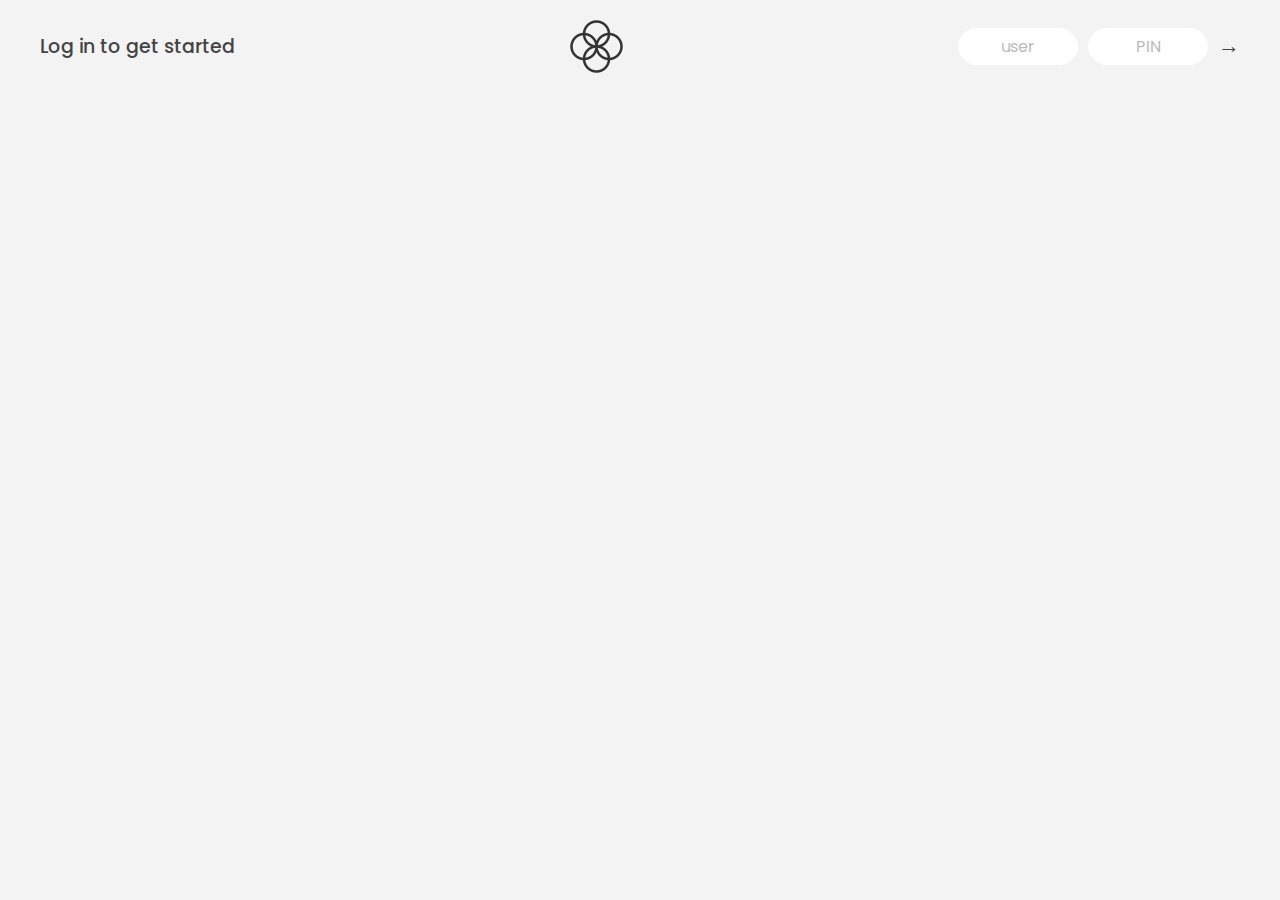
<file: bankist app/index.html>
<!DOCTYPE html>
<html lang="en">
  <head>
    <meta charset="UTF-8" />
    <meta name="viewport" content="width=device-width, initial-scale=1.0" />
    <meta http-equiv="X-UA-Compatible" content="ie=edge" />
    <link rel="shortcut icon" type="image/png" href="/icon.png" />

    <link
      href="https://fonts.googleapis.com/css?family=Poppins:400,500,600&display=swap"
      rel="stylesheet"
    />

    <link rel="stylesheet" href="style.css" />
    <title>Bankist</title>
  </head>
  <body>
    <!-- TOP NAVIGATION -->
    <nav> 
      <p class="welcome">Log in to get started</p>
      <img src="logo.png" alt="Logo" class="logo" />
      <form class="login">
        <input
          type="text"
          placeholder="user"
          class="login__input login__input--user"
        />
        <!-- In practice, use type="password" -->
        <input
          type="text"
          placeholder="PIN"
          maxlength="4"
          class="login__input login__input--pin"
        />
        <button class="login__btn">&rarr;</button>
      </form>
    </nav>

    <main class="app">
      <!-- BALANCE -->
      <div class="balance">
        <div>
          <p class="balance__label">Current balance</p>
          <p class="balance__date">
            As of <span class="date">05/03/2037</span>
          </p>
        </div>
        <p class="balance__value">0000€</p>
      </div>

      <!-- MOVEMENTS -->
      <div class="movements">
        <div class="movements__row">
          <div class="movements__type movements__type--deposit">2 deposit</div>
          <div class="movements__date">3 days ago</div>
          <div class="movements__value">4 000€</div>
        </div>
        <div class="movements__row">
          <div class="movements__type movements__type--withdrawal">
            1 withdrawal
          </div>
          <div class="movements__date">24/01/2037</div>
          <div class="movements__value">-378€</div>
        </div>
      </div>

      <!-- SUMMARY -->
      <div class="summary">
        <p class="summary__label">In</p>
        <p class="summary__value summary__value--in">0000€</p>
        <p class="summary__label">Out</p>
        <p class="summary__value summary__value--out">0000€</p>
        <p class="summary__label">Interest</p>
        <p class="summary__value summary__value--interest">0000€</p>
        <button class="btn--sort">&downarrow; SORT</button>
      </div>

      <!-- OPERATION: TRANSFERS -->
      <div class="operation operation--transfer">
        <h2>Transfer money</h2>
        <form class="form form--transfer">
          <input type="text" class="form__input form__input--to" />
          <input type="number" class="form__input form__input--amount" />
          <button class="form__btn form__btn--transfer">&rarr;</button>
          <label class="form__label">Transfer to</label>
          <label class="form__label">Amount</label>
        </form>
      </div>

      <!-- OPERATION: LOAN -->
      <div class="operation operation--loan">
        <h2>Request loan</h2>
        <form class="form form--loan">
          <input type="number" class="form__input form__input--loan-amount" />
          <button class="form__btn form__btn--loan">&rarr;</button>
          <label class="form__label form__label--loan">Amount</label>
        </form>
      </div>

      <!-- OPERATION: CLOSE -->
      <div class="operation operation--close">
        <h2>Close account</h2>
        <form class="form form--close">
          <input type="text" class="form__input form__input--user" />
          <input
            type="password"
            maxlength="6"
            class="form__input form__input--pin"
          />
          <button class="form__btn form__btn--close">&rarr;</button>
          <label class="form__label">Confirm user</label>
          <label class="form__label">Confirm PIN</label>
        </form>
      </div>

      <!-- LOGOUT TIMER -->
      <p class="logout-timer">
        You will be logged out in <span class="timer">05:00</span>
      </p>
    </main>

    <!-- <footer>
      &copy; by Jonas Schmedtmann. Don't claim as your own :)
    </footer> -->

    <script src="script.js"></script>
  </body>
</html>
</file>
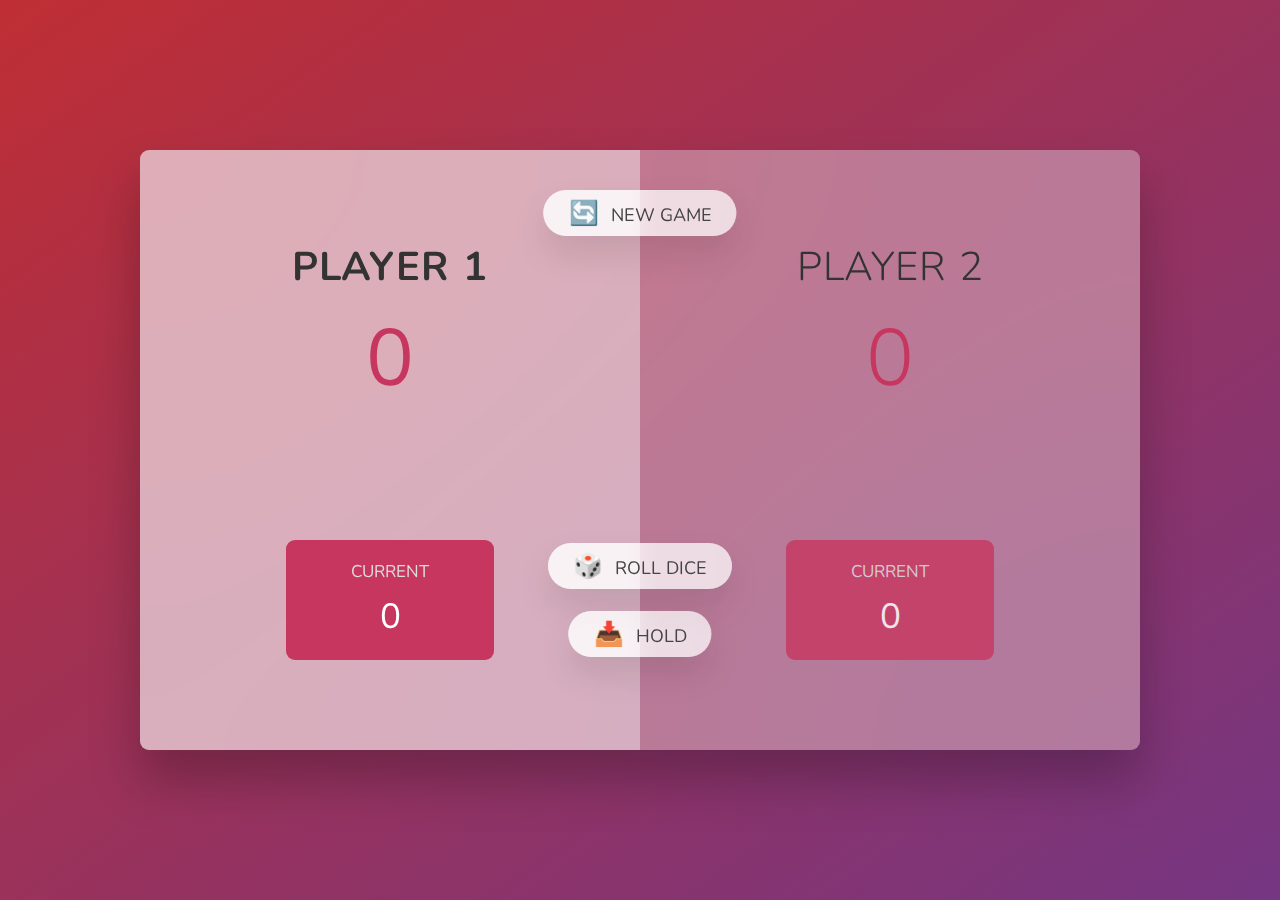
<file: guess game/index.html>
<!DOCTYPE html>
<html lang="en">
  <head>
    <meta charset="UTF-8" />
    <meta name="viewport" content="width=device-width, initial-scale=1.0" />
    <meta http-equiv="X-UA-Compatible" content="ie=edge" />
    <link rel="stylesheet" href="style.css" />
    <title>Pig Game</title>
  </head>
  <body>
    <main>
      <section class="player player--0  ">
        <h2 class="name" id="name--0">Player 1</h2>
        <p class="score" id="score--0">43</p>
        <div class="current">
          <p class="current-label">Current</p>
          <p class="current-score" id="current--0">0</p>
        </div>
      </section>
      <section class="player player--1">
        <h2 class="name" id="name--1">Player 2</h2>
        <p class="score" id="score--1">24</p>
        <div class="current">
          <p class="current-label">Current</p>
          <p class="current-score" id="current--1">0</p>
        </div>
      </section>

      <img src="dice-5.png" alt="Playing dice" class="dice" />
      <button class="btn btn--new">🔄 New game</button>
      <button class="btn btn--roll">🎲 Roll dice</button>
      <button class="btn btn--hold">📥 Hold</button>
    </main>
    <script src="script.js"></script>
  </body>
</html>
</file>
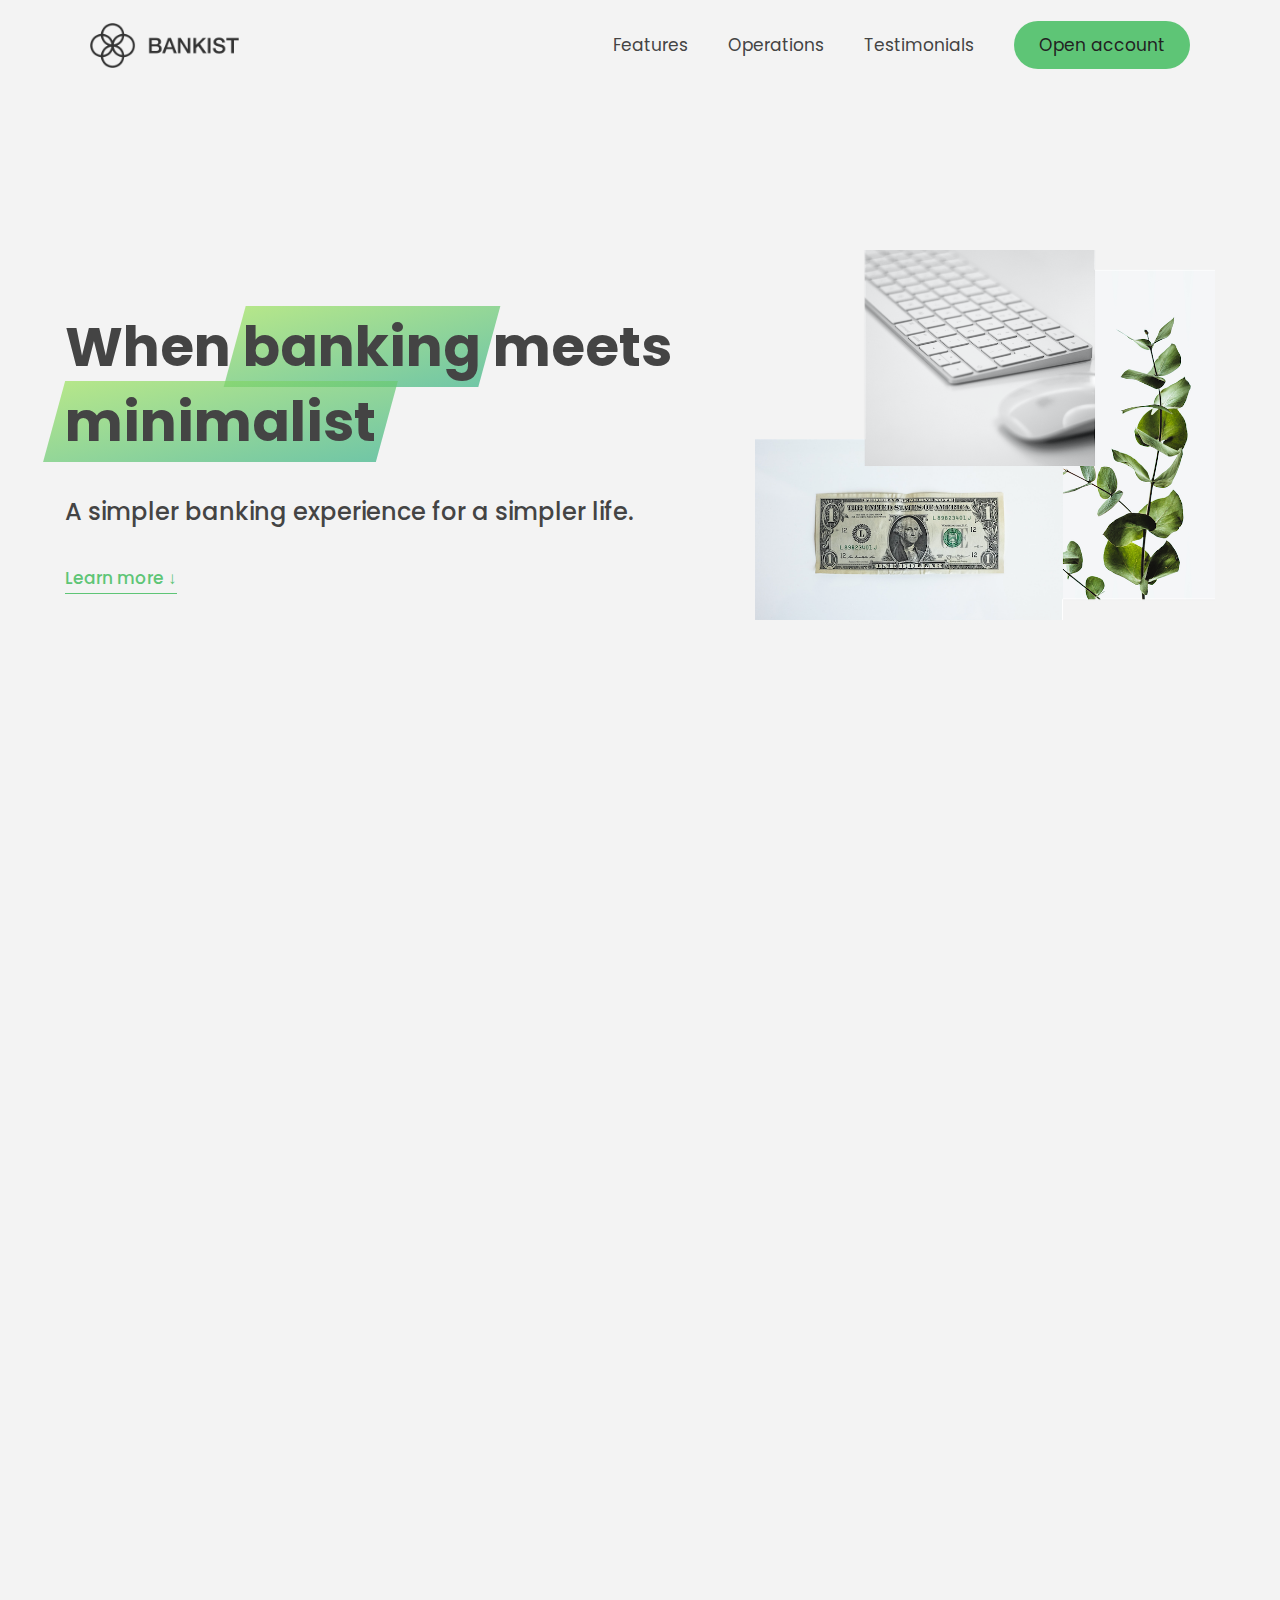
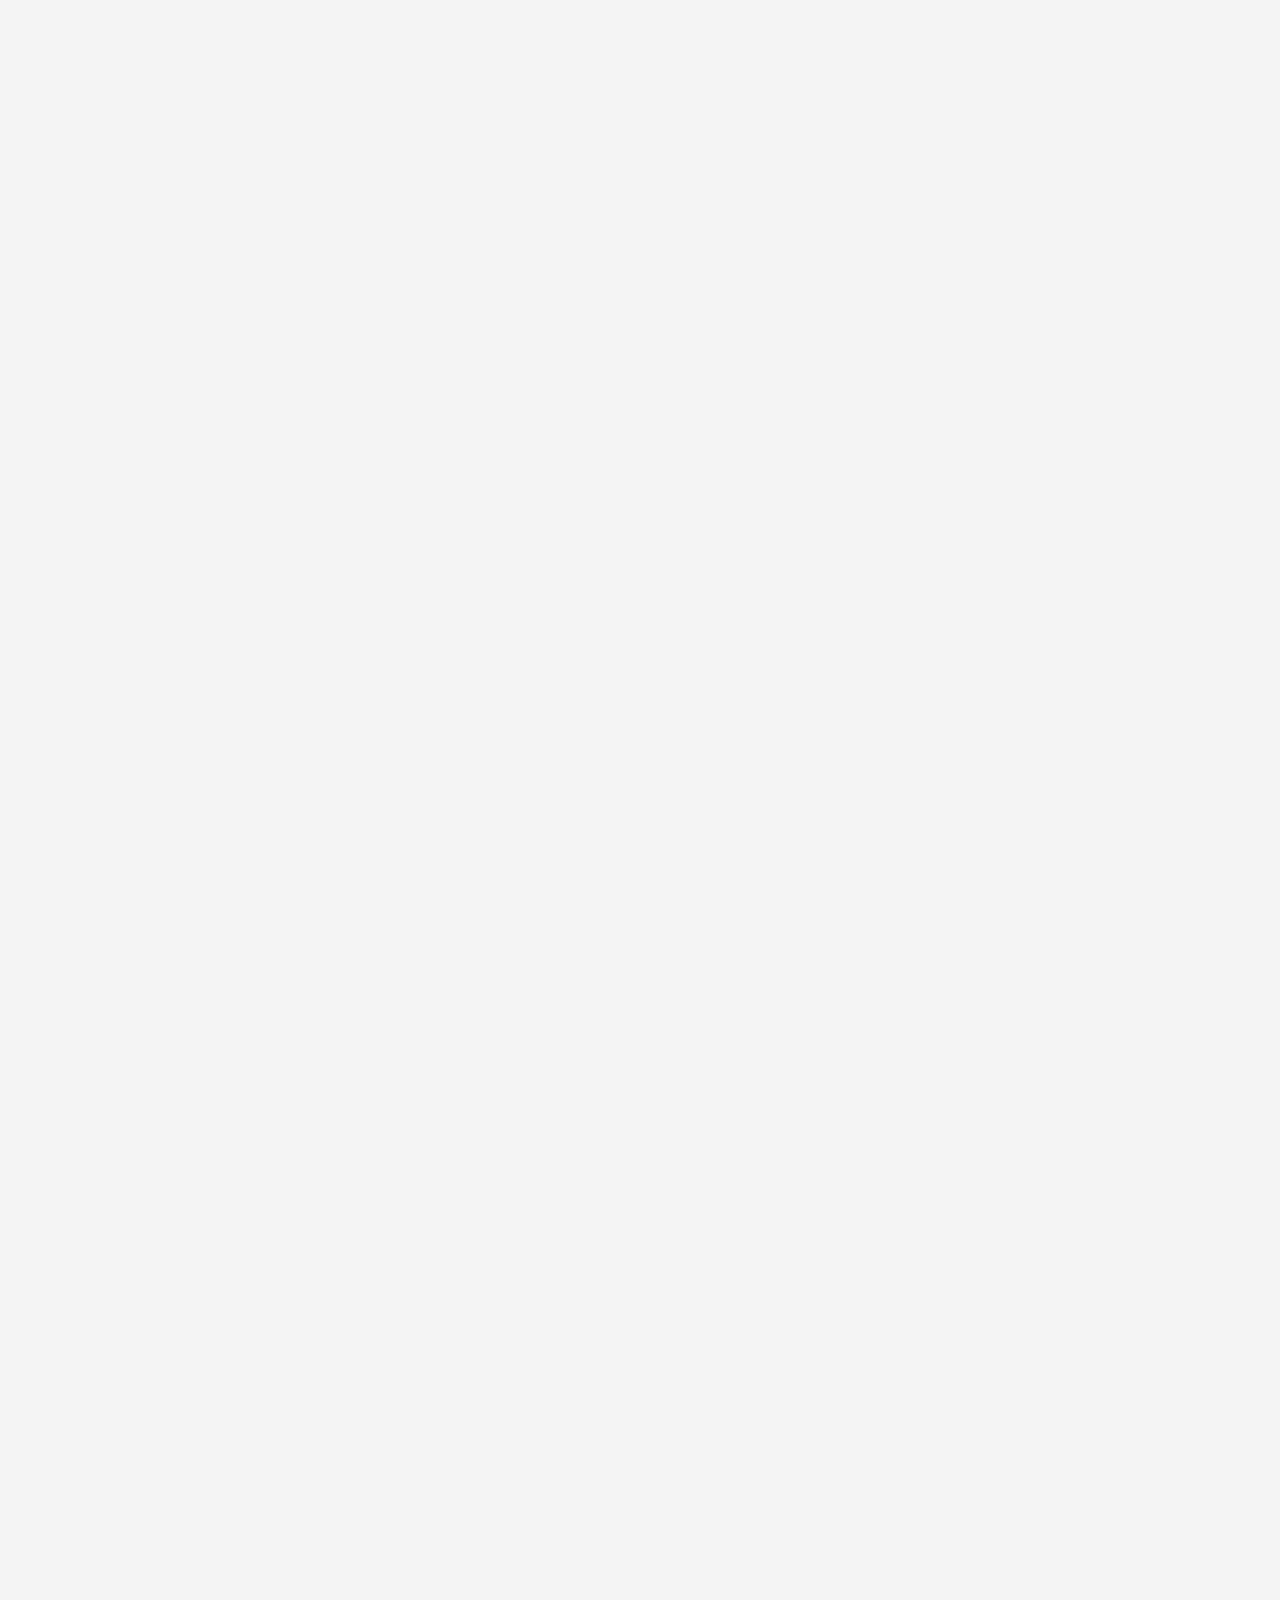
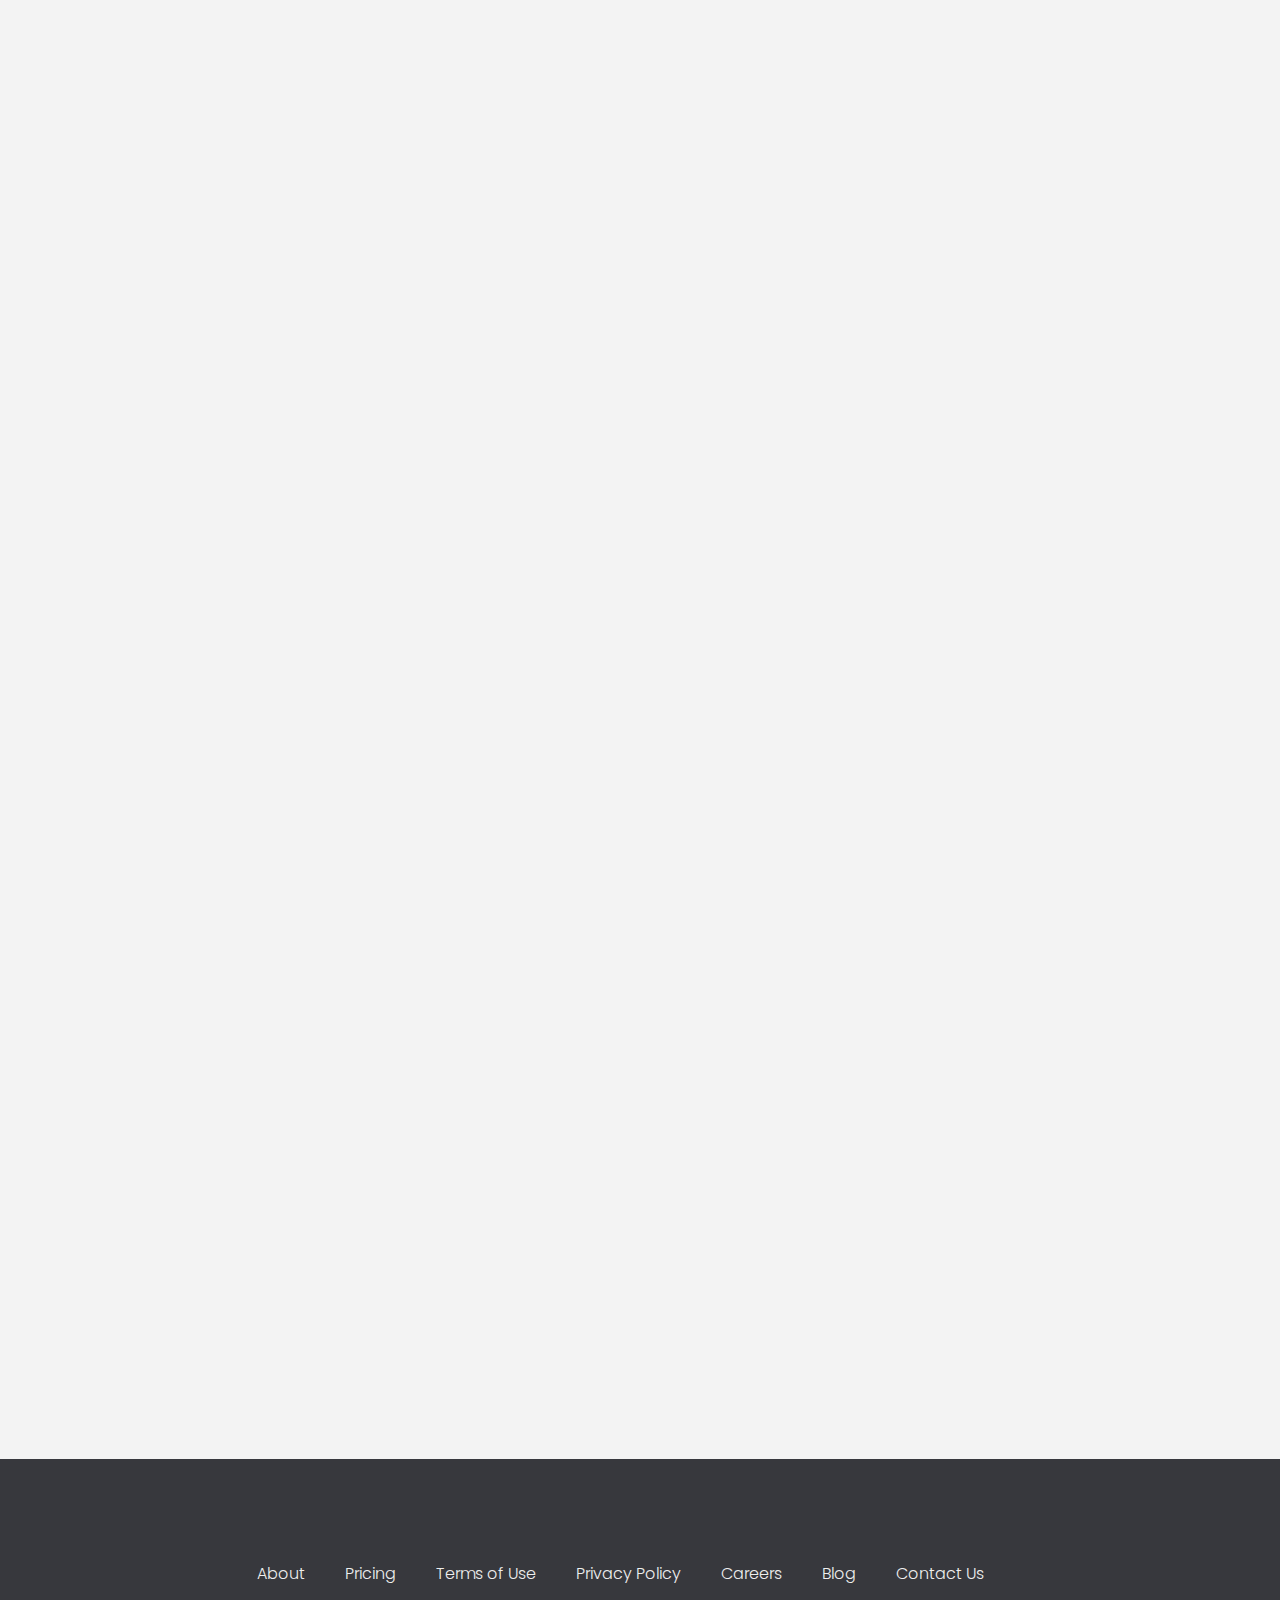
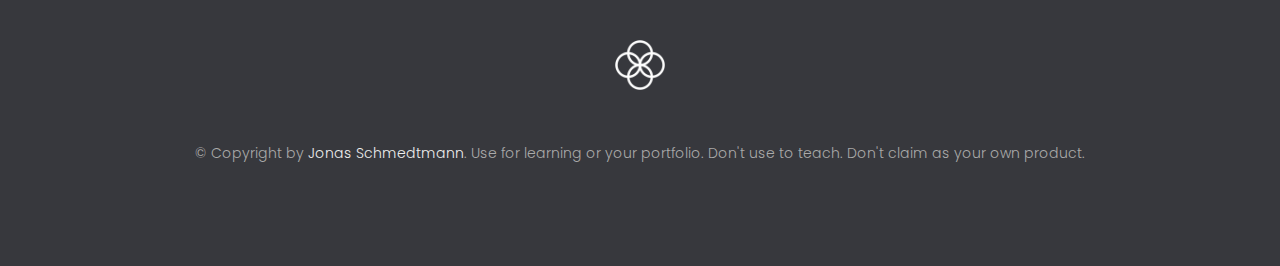
<file: website bankist/index.html>
<!DOCTYPE html>
<html lang="en">
  <head>
    <meta charset="UTF-8" />
    <meta name="viewport" content="width=device-width, initial-scale=1.0" />
    <meta http-equiv="X-UA-Compatible" content="ie=edge" />
    <link rel="shortcut icon" type="image/png" href="img/icon.png" />

    <link
      href="https://fonts.googleapis.com/css?family=Poppins:300,400,500,600&display=swap"
      rel="stylesheet"
    />
    <link rel="stylesheet" href="style.css" />
    <title>Bankist | When Banking meets Minimalist</title>

    <script defer src="script.js"></script>
  </head>
  <body>
    <header class="header">
      <nav class="nav">
        <img
          src="img/logo.png"
          alt="Bankist logo"
          class="nav__logo"
          id="logo"
          designer="Jonas"
          data-version-number="3.0"
        />
        <ul class="nav__links">
          <li class="nav__item">
            <a class="nav__link" href="#section--1">Features</a>
          </li>
          <li class="nav__item">
            <a class="nav__link" href="#section--2">Operations</a>
          </li>
          <li class="nav__item">
            <a class="nav__link" href="#section--3">Testimonials</a>
          </li>
          <li class="nav__item">
            <a class="nav__link nav__link--btn btn--show-modal" href="#"
              >Open account</a
            >
          </li>
        </ul>
      </nav>

      <div class="header__title">
        <!-- <h1 onclick="alert('HTML alert')"> -->
        <h1>
          When
          <!-- Green highlight effect -->
          <span class="highlight">banking</span>
          meets<br />
          <span class="highlight">minimalist</span>
        </h1>
        <h4>A simpler banking experience for a simpler life.</h4>
        <button class="btn--text btn--scroll-to">Learn more &DownArrow;</button>
        <img
          src="img/hero.png"
          class="header__img"
          alt="Minimalist bank items"
        />
      </div>
    </header>

    <section class="section" id="section--1">
      <div class="section__title">
        <h2 class="section__description">Features</h2>
        <h3 class="section__header">
          Everything you need in a modern bank and more.
        </h3>
      </div>

      <div class="features">
        <img
          src="img/digital-lazy.jpg"
          data-src="img/digital.jpg"
          alt="Computer"
          class="features__img lazy-img"
        />
        <div class="features__feature">
          <div class="features__icon">
            <svg>
              <use xlink:href="img/icons.svg#icon-monitor"></use>
            </svg>
          </div>
          <h5 class="features__header">100% digital bank</h5>
          <p>
            Lorem ipsum dolor sit amet consectetur adipisicing elit. Unde alias
            sint quos? Accusantium a fugiat porro reiciendis saepe quibusdam
            debitis ducimus.
          </p>
        </div>

        <div class="features__feature">
          <div class="features__icon">
            <svg>
              <use xlink:href="img/icons.svg#icon-trending-up"></use>
            </svg>
          </div>
          <h5 class="features__header">Watch your money grow</h5>
          <p>
            Nesciunt quos autem dolorum voluptates cum dolores dicta fuga
            inventore ab? Nulla incidunt eius numquam sequi iste pariatur
            quibusdam!
          </p>
        </div>
        <img
          src="img/grow-lazy.jpg"
          data-src="img/grow.jpg"
          alt="Plant"
          class="features__img lazy-img"
        />

        <img
          src="img/card-lazy.jpg"
          data-src="img/card.jpg"
          alt="Credit card"
          class="features__img lazy-img"
        />
        <div class="features__feature">
          <div class="features__icon">
            <svg>
              <use xlink:href="img/icons.svg#icon-credit-card"></use>
            </svg>
          </div>
          <h5 class="features__header">Free debit card included</h5>
          <p>
            Quasi, fugit in cumque cupiditate reprehenderit debitis animi enim
            eveniet consequatur odit quam quos possimus assumenda dicta fuga
            inventore ab.
          </p>
        </div>
      </div>
    </section>

    <section class="section" id="section--2">
      <div class="section__title">
        <h2 class="section__description">Operations</h2>
        <h3 class="section__header">
          Everything as simple as possible, but no simpler.
        </h3>
      </div>

      <div class="operations">
        <div class="operations__tab-container">
          <button
            class="btn operations__tab operations__tab--1 operations__tab--active"
            data-tab="1"
          >
            <span>01</span>Instant Transfers
          </button>
          <button class="btn operations__tab operations__tab--2" data-tab="2">
            <span>02</span>Instant Loans
          </button>
          <button class="btn operations__tab operations__tab--3" data-tab="3">
            <span>03</span>Instant Closing
          </button>
        </div>
        <div
          class="operations__content operations__content--1 operations__content--active"
        >
          <div class="operations__icon operations__icon--1">
            <svg>
              <use xlink:href="img/icons.svg#icon-upload"></use>
            </svg>
          </div>
          <h5 class="operations__header">
            Tranfser money to anyone, instantly! No fees, no BS.
          </h5>
          <p>
            Lorem ipsum dolor sit amet, consectetur adipisicing elit, sed do
            eiusmod tempor incididunt ut labore et dolore magna aliqua. Ut enim
            ad minim veniam, quis nostrud exercitation ullamco laboris nisi ut
            aliquip ex ea commodo consequat.
          </p>
        </div>

        <div class="operations__content operations__content--2">
          <div class="operations__icon operations__icon--2">
            <svg>
              <use xlink:href="img/icons.svg#icon-home"></use>
            </svg>
          </div>
          <h5 class="operations__header">
            Buy a home or make your dreams come true, with instant loans.
          </h5>
          <p>
            Duis aute irure dolor in reprehenderit in voluptate velit esse
            cillum dolore eu fugiat nulla pariatur. Excepteur sint occaecat
            cupidatat non proident, sunt in culpa qui officia deserunt mollit
            anim id est laborum.
          </p>
        </div>
        <div class="operations__content operations__content--3">
          <div class="operations__icon operations__icon--3">
            <svg>
              <use xlink:href="img/icons.svg#icon-user-x"></use>
            </svg>
          </div>
          <h5 class="operations__header">
            No longer need your account? No problem! Close it instantly.
          </h5>
          <p>
            Excepteur sint occaecat cupidatat non proident, sunt in culpa qui
            officia deserunt mollit anim id est laborum. Ut enim ad minim
            veniam, quis nostrud exercitation ullamco laboris nisi ut aliquip ex
            ea commodo consequat.
          </p>
        </div>
      </div>
    </section>

    <section class="section" id="section--3">
      <div class="section__title section__title--testimonials">
        <h2 class="section__description">Not sure yet?</h2>
        <h3 class="section__header">
          Millions of Bankists are already making their lifes simpler.
        </h3>
      </div>

      <div class="slider">
        <div class="slide">
          <div class="testimonial">
            <h5 class="testimonial__header">Best financial decision ever!</h5>
            <blockquote class="testimonial__text">
              Lorem ipsum dolor sit, amet consectetur adipisicing elit.
              Accusantium quas quisquam non? Quas voluptate nulla minima
              deleniti optio ullam nesciunt, numquam corporis et asperiores
              laboriosam sunt, praesentium suscipit blanditiis. Necessitatibus
              id alias reiciendis, perferendis facere pariatur dolore veniam
              autem esse non voluptatem saepe provident nihil molestiae.
            </blockquote>
            <address class="testimonial__author">
              <img src="img/user-1.jpg" alt="" class="testimonial__photo" />
              <h6 class="testimonial__name">Aarav Lynn</h6>
              <p class="testimonial__location">San Francisco, USA</p>
            </address>
          </div>
        </div>

        <div class="slide">
          <div class="testimonial">
            <h5 class="testimonial__header">
              The last step to becoming a complete minimalist
            </h5>
            <blockquote class="testimonial__text">
              Quisquam itaque deserunt ullam, quia ea repellendus provident,
              ducimus neque ipsam modi voluptatibus doloremque, corrupti
              laborum. Incidunt numquam perferendis veritatis neque repellendus.
              Lorem, ipsum dolor sit amet consectetur adipisicing elit. Illo
              deserunt exercitationem deleniti.
            </blockquote>
            <address class="testimonial__author">
              <img src="img/user-2.jpg" alt="" class="testimonial__photo" />
              <h6 class="testimonial__name">Miyah Miles</h6>
              <p class="testimonial__location">London, UK</p>
            </address>
          </div>
        </div>

        <div class="slide">
          <div class="testimonial">
            <h5 class="testimonial__header">
              Finally free from old-school banks
            </h5>
            <blockquote class="testimonial__text">
              Debitis, nihil sit minus suscipit magni aperiam vel tenetur
              incidunt commodi architecto numquam omnis nulla autem,
              necessitatibus blanditiis modi similique quidem. Odio aliquam
              culpa dicta beatae quod maiores ipsa minus consequatur error sunt,
              deleniti saepe aliquid quos inventore sequi. Necessitatibus id
              alias reiciendis, perferendis facere.
            </blockquote>
            <address class="testimonial__author">
              <img src="img/user-3.jpg" alt="" class="testimonial__photo" />
              <h6 class="testimonial__name">Francisco Gomes</h6>
              <p class="testimonial__location">Lisbon, Portugal</p>
            </address>
          </div>
        </div>

        <button class="slider__btn slider__btn--left">&larr;</button>
        <button class="slider__btn slider__btn--right">&rarr;</button>
        <div class="dots"></div>
      </div>
    </section>

    <section class="section section--sign-up">
      <div class="section__title">
        <h3 class="section__header">
          The best day to join Bankist was one year ago. The second best is
          today!
        </h3>
      </div>
      <button class="btn btn--show-modal">Open your free account today!</button>
    </section>

    <footer class="footer">
      <ul class="footer__nav">
        <li class="footer__item">
          <a class="footer__link" href="#">About</a>
        </li>
        <li class="footer__item">
          <a class="footer__link" href="#">Pricing</a>
        </li>
        <li class="footer__item">
          <a class="footer__link" href="#">Terms of Use</a>
        </li>
        <li class="footer__item">
          <a class="footer__link" href="#">Privacy Policy</a>
        </li>
        <li class="footer__item">
          <a class="footer__link" href="#">Careers</a>
        </li>
        <li class="footer__item">
          <a class="footer__link" href="#">Blog</a>
        </li>
        <li class="footer__item">
          <a class="footer__link" href="#">Contact Us</a>
        </li>
      </ul>
      <img src="img/icon.png" alt="Logo" class="footer__logo" />
      <p class="footer__copyright">
        &copy; Copyright by
        <a
          class="footer__link twitter-link"
          target="_blank"
          href="https://twitter.com/jonasschmedtman"
          >Jonas Schmedtmann</a
        >. Use for learning or your portfolio. Don't use to teach. Don't claim
        as your own product.
      </p>
    </footer>

    <div class="modal hidden">
      <button class="btn--close-modal">&times;</button>
      <h2 class="modal__header">
        Open your bank account <br />
        in just <span class="highlight">5 minutes</span>
      </h2>
      <form class="modal__form">
        <label>First Name</label>
        <input type="text" />
        <label>Last Name</label>
        <input type="text" />
        <label>Email Address</label>
        <input type="email" />
        <button class="btn">Next step &rarr;</button>
      </form>
    </div>
    <div class="overlay hidden"></div>

    <!-- <script src="script.js"></script> -->
  </body>
</html>
</file>
<file: bankist app/style.css>
/*
 * Use this CSS to learn some intersting techniques,
 * in case you're wondering how I built the UI.
 * Have fun! 😁
 */

* {
  margin: 0;
  padding: 0;
  box-sizing: inherit;
}

html {
  font-size: 62.5%;
  box-sizing: border-box;
}

body {
  font-family: "Poppins", sans-serif;
  color: #444;
  background-color: #f3f3f3;
  height: 100vh;
  padding: 2rem;
}

nav {
  display: flex;
  justify-content: space-between;
  align-items: center;
  padding: 0 2rem;
}

.welcome {
  font-size: 1.9rem;
  font-weight: 500;
}

.logo {
  height: 5.25rem;
}

.login {
  display: flex;
}

.login__input {
  border: none;
  padding: 0.5rem 2rem;
  font-size: 1.6rem;
  font-family: inherit;
  text-align: center;
  width: 12rem;
  border-radius: 10rem;
  margin-right: 1rem;
  color: inherit;
  border: 1px solid #fff;
  transition: all 0.3s;
}

.login__input:focus {
  outline: none;
  border: 1px solid #ccc;
}

.login__input::placeholder {
  color: #bbb;
}

.login__btn {
  border: none;
  background: none;
  font-size: 2.2rem;
  color: inherit;
  cursor: pointer;
  transition: all 0.3s;
}

.login__btn:hover,
.login__btn:focus,
.btn--sort:hover,
.btn--sort:focus {
  outline: none;
  color: #777;
}

/* MAIN */
.app {
  position: relative;
  max-width: 100rem;
  margin: 4rem auto;
  display: grid;
  grid-template-columns: 4fr 3fr;
  grid-template-rows: auto repeat(3, 15rem) auto;
  gap: 2rem;

  /* NOTE This creates the fade in/out anumation */
  opacity: 0;
  transition: all 1s;
}

.balance {
  grid-column: 1 / span 2;
  display: flex;
  align-items: flex-end;
  justify-content: space-between;
  margin-bottom: 2rem;
}

.balance__label {
  font-size: 2.2rem;
  font-weight: 500;
  margin-bottom: -0.2rem;
}

.balance__date {
  font-size: 1.4rem;
  color: #888;
}

.balance__value {
  font-size: 4.5rem;
  font-weight: 400;
}

/* MOVEMENTS */
.movements {
  grid-row: 2 / span 3;
  background-color: #fff;
  border-radius: 1rem;
  overflow: scroll;
}

.movements__row {
  padding: 2.25rem 4rem;
  display: flex;
  align-items: center;
  border-bottom: 1px solid #eee;
}

.movements__type {
  font-size: 1.1rem;
  text-transform: uppercase;
  font-weight: 500;
  color: #fff;
  padding: 0.1rem 1rem;
  border-radius: 10rem;
  margin-right: 2rem;
}

.movements__date {
  font-size: 1.1rem;
  text-transform: uppercase;
  font-weight: 500;
  color: #666;
}

.movements__type--deposit {
  background-image: linear-gradient(to top left, #39b385, #9be15d);
}

.movements__type--withdrawal {
  background-image: linear-gradient(to top left, #e52a5a, #ff585f);
}

.movements__value {
  font-size: 1.7rem;
  margin-left: auto;
}

/* SUMMARY */
.summary {
  grid-row: 5 / 6;
  display: flex;
  align-items: baseline;
  padding: 0 0.3rem;
  margin-top: 1rem;
}

.summary__label {
  font-size: 1.2rem;
  font-weight: 500;
  text-transform: uppercase;
  margin-right: 0.8rem;
}

.summary__value {
  font-size: 2.2rem;
  margin-right: 2.5rem;
}

.summary__value--in,
.summary__value--interest {
  color: #66c873;
}

.summary__value--out {
  color: #f5465d;
}

.btn--sort {
  margin-left: auto;
  border: none;
  background: none;
  font-size: 1.3rem;
  font-weight: 500;
  cursor: pointer;
}

/* OPERATIONS */
.operation {
  border-radius: 1rem;
  padding: 3rem 4rem;
  color: #333;
}

.operation--transfer {
  background-image: linear-gradient(to top left, #ffb003, #ffcb03);
}

.operation--loan {
  background-image: linear-gradient(to top left, #39b385, #9be15d);
}

.operation--close {
  background-image: linear-gradient(to top left, #e52a5a, #ff585f);
}

h2 {
  margin-bottom: 1.5rem;
  font-size: 1.7rem;
  font-weight: 600;
  color: #333;
}

.form {
  display: grid;
  grid-template-columns: 2.5fr 2.5fr 1fr;
  grid-template-rows: auto auto;
  gap: 0.4rem 1rem;
}

/* Exceptions for interst */
.form.form--loan {
  grid-template-columns: 2.5fr 1fr 2.5fr;
}
.form__label--loan {
  grid-row: 2;
}
/* End exceptions */

.form__input {
  width: 100%;
  border: none;
  background-color: rgba(255, 255, 255, 0.4);
  font-family: inherit;
  font-size: 1.5rem;
  text-align: center;
  color: #333;
  padding: 0.3rem 1rem;
  border-radius: 0.7rem;
  transition: all 0.3s;
}

.form__input:focus {
  outline: none;
  background-color: rgba(255, 255, 255, 0.6);
}

.form__label {
  font-size: 1.3rem;
  text-align: center;
}

.form__btn {
  border: none;
  border-radius: 0.7rem;
  font-size: 1.8rem;
  background-color: #fff;
  cursor: pointer;
  transition: all 0.3s;
}

.form__btn:focus {
  outline: none;
  background-color: rgba(255, 255, 255, 0.8);
}

.logout-timer {
  padding: 0 0.3rem;
  margin-top: 1.9rem;
  text-align: right;
  font-size: 1.25rem;
}

.timer {
  font-weight: 600;
}
</file>
<file: guess game/style.css>
@import url('https://fonts.googleapis.com/css2?family=Nunito&display=swap');

* {
  margin: 0;
  padding: 0;
  box-sizing: inherit;
}

html {
  font-size: 62.5%;
  box-sizing: border-box;
}

body {
  font-family: 'Nunito', sans-serif;
  font-weight: 400;
  height: 100vh;
  color: #333;
  background-image: linear-gradient(to top left, #753682 0%, #bf2e34 100%);
  display: flex;
  align-items: center;
  justify-content: center;
}

/* LAYOUT */
main {
  position: relative;
  width: 100rem;
  height: 60rem;
  background-color: rgba(255, 255, 255, 0.35);
  backdrop-filter: blur(200px);
  filter: blur();
  box-shadow: 0 3rem 5rem rgba(0, 0, 0, 0.25);
  border-radius: 9px;
  overflow: hidden;
  display: flex;
}

.player {
  flex: 50%;
  padding: 9rem;
  display: flex;
  flex-direction: column;
  align-items: center;
  transition: all 0.75s;
}

/* ELEMENTS */
.name {
  position: relative;
  font-size: 4rem;
  text-transform: uppercase;
  letter-spacing: 1px;
  word-spacing: 2px;
  font-weight: 300;
  margin-bottom: 1rem;
}

.score {
  font-size: 8rem;
  font-weight: 300;
  color: #c7365f;
  margin-bottom: auto;
}

.player--active {
  background-color: rgba(255, 255, 255, 0.4);
}
.player--active .name {
  font-weight: 700;
}
.player--active .score {
  font-weight: 400;
}

.player--active .current {
  opacity: 1;
}

.current {
  background-color: #c7365f;
  opacity: 0.8;
  border-radius: 9px;
  color: #fff;
  width: 65%;
  padding: 2rem;
  text-align: center;
  transition: all 0.75s;
}

.current-label {
  text-transform: uppercase;
  margin-bottom: 1rem;
  font-size: 1.7rem;
  color: #ddd;
}

.current-score {
  font-size: 3.5rem;
}

/* ABSOLUTE POSITIONED ELEMENTS */
.btn {
  position: absolute;
  left: 50%;
  transform: translateX(-50%);
  color: #444;
  background: none;
  border: none;
  font-family: inherit;
  font-size: 1.8rem;
  text-transform: uppercase;
  cursor: pointer;
  font-weight: 400;
  transition: all 0.2s;

  background-color: white;
  background-color: rgba(255, 255, 255, 0.6);
  backdrop-filter: blur(10px);

  padding: 0.7rem 2.5rem;
  border-radius: 50rem;
  box-shadow: 0 1.75rem 3.5rem rgba(0, 0, 0, 0.1);
}

.btn::first-letter {
  font-size: 2.4rem;
  display: inline-block;
  margin-right: 0.7rem;
}

.btn--new {
  top: 4rem;
}
.btn--roll {
  top: 39.3rem;
}
.btn--hold {
  top: 46.1rem;
}

.btn:active {
  transform: translate(-50%, 3px);
  box-shadow: 0 1rem 2rem rgba(0, 0, 0, 0.15);
}

.btn:focus {
  outline: none;
}

.dice {
  position: absolute;
  left: 50%;
  top: 16.5rem;
  transform: translateX(-50%);
  height: 10rem;
  box-shadow: 0 2rem 5rem rgba(0, 0, 0, 0.2);
}

.player--winner {
  background-color: #2f2f2f;
}

.player--winner .name {
  font-weight: 700;
  color: #c7365f;
}
.hidden{
  display: none;
}
</file>
<file: website bankist/style.css>
/* The page is NOT responsive. You can implement responsiveness yourself if you wanna have some fun 😃 */

:root {
  --color-primary: #5ec576;
  --color-secondary: #ffcb03;
  --color-tertiary: #ff585f;
  --color-primary-darker: #4bbb7d;
  --color-secondary-darker: #ffbb00;
  --color-tertiary-darker: #fd424b;
  --color-primary-opacity: #5ec5763a;
  --color-secondary-opacity: #ffcd0331;
  --color-tertiary-opacity: #ff58602d;
  --gradient-primary: linear-gradient(to top left, #39b385, #9be15d);
  --gradient-secondary: linear-gradient(to top left, #ffb003, #ffcb03);
}

* {
  margin: 0;
  padding: 0;
  box-sizing: inherit;
}

html {
  font-size: 62.5%;
  box-sizing: border-box;
}

body {
  font-family: 'Poppins', sans-serif;
  font-weight: 300;
  color: #444;
  line-height: 1.9;
  background-color: #f3f3f3;
}

/* GENERAL ELEMENTS */
.section {
  padding: 15rem 3rem;
  border-top: 1px solid #ddd;

  transition: transform 1s, opacity 1s;
}

.section--hidden {
  opacity: 0;
  transform: translateY(8rem);
}

.section__title {
  max-width: 80rem;
  margin: 0 auto 8rem auto;
}

.section__description {
  font-size: 1.8rem;
  font-weight: 600;
  text-transform: uppercase;
  color: var(--color-primary);
  margin-bottom: 1rem;
}

.section__header {
  font-size: 4rem;
  line-height: 1.3;
  font-weight: 500;
}

.btn {
  display: inline-block;
  background-color: var(--color-primary);
  font-size: 1.6rem;
  font-family: inherit;
  font-weight: 500;
  border: none;
  padding: 1.25rem 4.5rem;
  border-radius: 10rem;
  cursor: pointer;
  transition: all 0.3s;
}

.btn:hover {
  background-color: var(--color-primary-darker);
}

.btn--text {
  display: inline-block;
  background: none;
  font-size: 1.7rem;
  font-family: inherit;
  font-weight: 500;
  color: var(--color-primary);
  border: none;
  border-bottom: 1px solid currentColor;
  padding-bottom: 2px;
  cursor: pointer;
  transition: all 0.3s;
}

p {
  color: #666;
}

/* This is BAD for accessibility! Don't do in the real world! */
button:focus {
  outline: none;
}

img {
  transition: filter 0.5s;
}

.lazy-img {
  filter: blur(20px);
}

/* NAVIGATION */
.nav {
  display: flex;
  justify-content: space-between;
  align-items: center;
  height: 9rem;
  width: 100%;
  padding: 0 6rem;
  z-index: 100;
}

/* nav and stickly class at the same time */
.nav.sticky {
  position: fixed;
  background-color: rgba(255, 255, 255, 0.95);
}

.nav__logo {
  height: 4.5rem;
  transition: all 0.3s;
}

.nav__links {
  display: flex;
  align-items: center;
  list-style: none;
}

.nav__item {
  margin-left: 4rem;
}

.nav__link:link,
.nav__link:visited {
  font-size: 1.7rem;
  font-weight: 400;
  color: inherit;
  text-decoration: none;
  display: block;
  transition: all 0.3s;
}

.nav__link--btn:link,
.nav__link--btn:visited {
  padding: 0.8rem 2.5rem;
  border-radius: 3rem;
  background-color: var(--color-primary);
  color: #222;
}

.nav__link--btn:hover,
.nav__link--btn:active {
  color: inherit;
  background-color: var(--color-primary-darker);
  color: #333;
}

/* HEADER */
.header {
  padding: 0 3rem;
  height: 100vh;
  display: flex;
  flex-direction: column;
  align-items: center;
}

.header__title {
  flex: 1;

  max-width: 115rem;
  display: grid;
  grid-template-columns: 3fr 2fr;
  row-gap: 3rem;
  align-content: center;
  justify-content: center;

  align-items: start;
  justify-items: start;
}

h1 {
  font-size: 5.5rem;
  line-height: 1.35;
}

h4 {
  font-size: 2.4rem;
  font-weight: 500;
}

.header__img {
  width: 100%;
  grid-column: 2 / 3;
  grid-row: 1 / span 4;
  transform: translateY(-6rem);
}

.highlight {
  position: relative;
}

.highlight::after {
  display: block;
  content: '';
  position: absolute;
  bottom: 0;
  left: 0;
  height: 100%;
  width: 100%;
  z-index: -1;
  opacity: 0.7;
  transform: scale(1.07, 1.05) skewX(-15deg);
  background-image: var(--gradient-primary);
}

/* FEATURES */
.features {
  display: grid;
  grid-template-columns: 1fr 1fr;
  gap: 4rem;
  margin: 0 12rem;
}

.features__img {
  width: 100%;
}

.features__feature {
  align-self: center;
  justify-self: center;
  width: 70%;
  font-size: 1.5rem;
}

.features__icon {
  display: flex;
  align-items: center;
  justify-content: center;
  background-color: var(--color-primary-opacity);
  height: 5.5rem;
  width: 5.5rem;
  border-radius: 50%;
  margin-bottom: 2rem;
}

.features__icon svg {
  height: 2.5rem;
  width: 2.5rem;
  fill: var(--color-primary);
}

.features__header {
  font-size: 2rem;
  margin-bottom: 1rem;
}

/* OPERATIONS */
.operations {
  max-width: 100rem;
  margin: 12rem auto 0 auto;

  background-color: #fff;
}

.operations__tab-container {
  display: flex;
  justify-content: center;
}

.operations__tab {
  margin-right: 2.5rem;
  transform: translateY(-50%);
}

.operations__tab span {
  margin-right: 1rem;
  font-weight: 600;
  display: inline-block;
}

.operations__tab--1 {
  background-color: var(--color-secondary);
}

.operations__tab--1:hover {
  background-color: var(--color-secondary-darker);
}

.operations__tab--3 {
  background-color: var(--color-tertiary);
  margin: 0;
}

.operations__tab--3:hover {
  background-color: var(--color-tertiary-darker);
}

.operations__tab--active {
  transform: translateY(-66%);
}

.operations__content {
  display: none;

  /* JUST PRESENTATIONAL */
  font-size: 1.7rem;
  padding: 2.5rem 7rem 6.5rem 7rem;
}

.operations__content--active {
  display: grid;
  grid-template-columns: 7rem 1fr;
  column-gap: 3rem;
  row-gap: 0.5rem;
}

.operations__header {
  font-size: 2.25rem;
  font-weight: 500;
  align-self: center;
}

.operations__icon {
  display: flex;
  align-items: center;
  justify-content: center;
  height: 7rem;
  width: 7rem;
  border-radius: 50%;
}

.operations__icon svg {
  height: 2.75rem;
  width: 2.75rem;
}

.operations__content p {
  grid-column: 2;
}

.operations__icon--1 {
  background-color: var(--color-secondary-opacity);
}
.operations__icon--2 {
  background-color: var(--color-primary-opacity);
}
.operations__icon--3 {
  background-color: var(--color-tertiary-opacity);
}
.operations__icon--1 svg {
  fill: var(--color-secondary-darker);
}
.operations__icon--2 svg {
  fill: var(--color-primary);
}
.operations__icon--3 svg {
  fill: var(--color-tertiary);
}

/* SLIDER */
.slider {
  max-width: 100rem;
  height: 50rem;
  margin: 0 auto;
  position: relative;

  /* IN THE END */
  overflow: hidden;
}

.slide {
  position: absolute;
  top: 0;
  width: 100%;
  height: 50rem;

  display: flex;
  align-items: center;
  justify-content: center;

  /* THIS creates the animation! */
  transition: transform 1s;
}

.slide > img {
  /* Only for images that have different size than slide */
  width: 100%;
  height: 100%;
  object-fit: cover;
}

.slider__btn {
  position: absolute;
  top: 50%;
  z-index: 10;

  border: none;
  background: rgba(255, 255, 255, 0.7);
  font-family: inherit;
  color: #333;
  border-radius: 50%;
  height: 5.5rem;
  width: 5.5rem;
  font-size: 3.25rem;
  cursor: pointer;
}

.slider__btn--left {
  left: 6%;
  transform: translate(-50%, -50%);
}

.slider__btn--right {
  right: 6%;
  transform: translate(50%, -50%);
}

.dots {
  position: absolute;
  bottom: 5%;
  left: 50%;
  transform: translateX(-50%);
  display: flex;
}

.dots__dot {
  border: none;
  background-color: #b9b9b9;
  opacity: 0.7;
  height: 1rem;
  width: 1rem;
  border-radius: 50%;
  margin-right: 1.75rem;
  cursor: pointer;
  transition: all 0.5s;

  /* Only necessary when overlying images */
  /* box-shadow: 0 0.6rem 1.5rem rgba(0, 0, 0, 0.7); */
}

.dots__dot:last-child {
  margin: 0;
}

.dots__dot--active {
  /* background-color: #fff; */
  background-color: #888;
  opacity: 1;
}

/* TESTIMONIALS */
.testimonial {
  width: 65%;
  position: relative;
}

.testimonial::before {
  content: '\201C';
  position: absolute;
  top: -5.7rem;
  left: -6.8rem;
  line-height: 1;
  font-size: 20rem;
  font-family: inherit;
  color: var(--color-primary);
  z-index: -1;
}

.testimonial__header {
  font-size: 2.25rem;
  font-weight: 500;
  margin-bottom: 1.5rem;
}

.testimonial__text {
  font-size: 1.7rem;
  margin-bottom: 3.5rem;
  color: #666;
}

.testimonial__author {
  margin-left: 3rem;
  font-style: normal;

  display: grid;
  grid-template-columns: 6.5rem 1fr;
  column-gap: 2rem;
}

.testimonial__photo {
  grid-row: 1 / span 2;
  width: 6.5rem;
  border-radius: 50%;
}

.testimonial__name {
  font-size: 1.7rem;
  font-weight: 500;
  align-self: end;
  margin: 0;
}

.testimonial__location {
  font-size: 1.5rem;
}

.section__title--testimonials {
  margin-bottom: 4rem;
}

/* SIGNUP */
.section--sign-up {
  background-color: #37383d;
  border-top: none;
  border-bottom: 1px solid #444;
  text-align: center;
  padding: 10rem 3rem;
}

.section--sign-up .section__header {
  color: #fff;
  text-align: center;
}

.section--sign-up .section__title {
  margin-bottom: 6rem;
}

.section--sign-up .btn {
  font-size: 1.9rem;
  padding: 2rem 5rem;
}

/* FOOTER */
.footer {
  padding: 10rem 3rem;
  background-color: #37383d;
}

.footer__nav {
  list-style: none;
  display: flex;
  justify-content: center;
  margin-bottom: 5rem;
}

.footer__item {
  margin-right: 4rem;
}

.footer__link {
  font-size: 1.6rem;
  color: #eee;
  text-decoration: none;
}

.footer__logo {
  height: 5rem;
  display: block;
  margin: 0 auto;
  margin-bottom: 5rem;
}

.footer__copyright {
  font-size: 1.4rem;
  color: #aaa;
  text-align: center;
}

.footer__copyright .footer__link {
  font-size: 1.4rem;
}

/* MODAL WINDOW */
.modal {
  position: fixed;
  top: 50%;
  left: 50%;
  transform: translate(-50%, -50%);
  max-width: 60rem;
  background-color: #f3f3f3;
  padding: 5rem 6rem;
  box-shadow: 0 4rem 6rem rgba(0, 0, 0, 0.3);
  z-index: 1000;
  transition: all 0.5s;
}

.overlay {
  position: fixed;
  top: 0;
  left: 0;
  width: 100%;
  height: 100%;
  background-color: rgba(0, 0, 0, 0.5);
  backdrop-filter: blur(4px);
  z-index: 100;
  transition: all 0.5s;
}

.modal__header {
  font-size: 3.25rem;
  margin-bottom: 4.5rem;
  line-height: 1.5;
}

.modal__form {
  margin: 0 3rem;
  display: grid;
  grid-template-columns: 1fr 2fr;
  align-items: center;
  gap: 2.5rem;
}

.modal__form label {
  font-size: 1.7rem;
  font-weight: 500;
}

.modal__form input {
  font-size: 1.7rem;
  padding: 1rem 1.5rem;
  border: 1px solid #ddd;
  border-radius: 0.5rem;
}

.modal__form button {
  grid-column: 1 / span 2;
  justify-self: center;
  margin-top: 1rem;
}

.btn--close-modal {
  font-family: inherit;
  color: inherit;
  position: absolute;
  top: 0.5rem;
  right: 2rem;
  font-size: 4rem;
  cursor: pointer;
  border: none;
  background: none;
}

.hidden {
  visibility: hidden;
  opacity: 0;
}

/* COOKIE MESSAGE */
.cookie-message {
  display: flex;
  align-items: center;
  justify-content: space-evenly;
  width: 100%;
  background-color: white;
  color: #bbb;
  font-size: 1.5rem;
  font-weight: 400;
}
</file>
